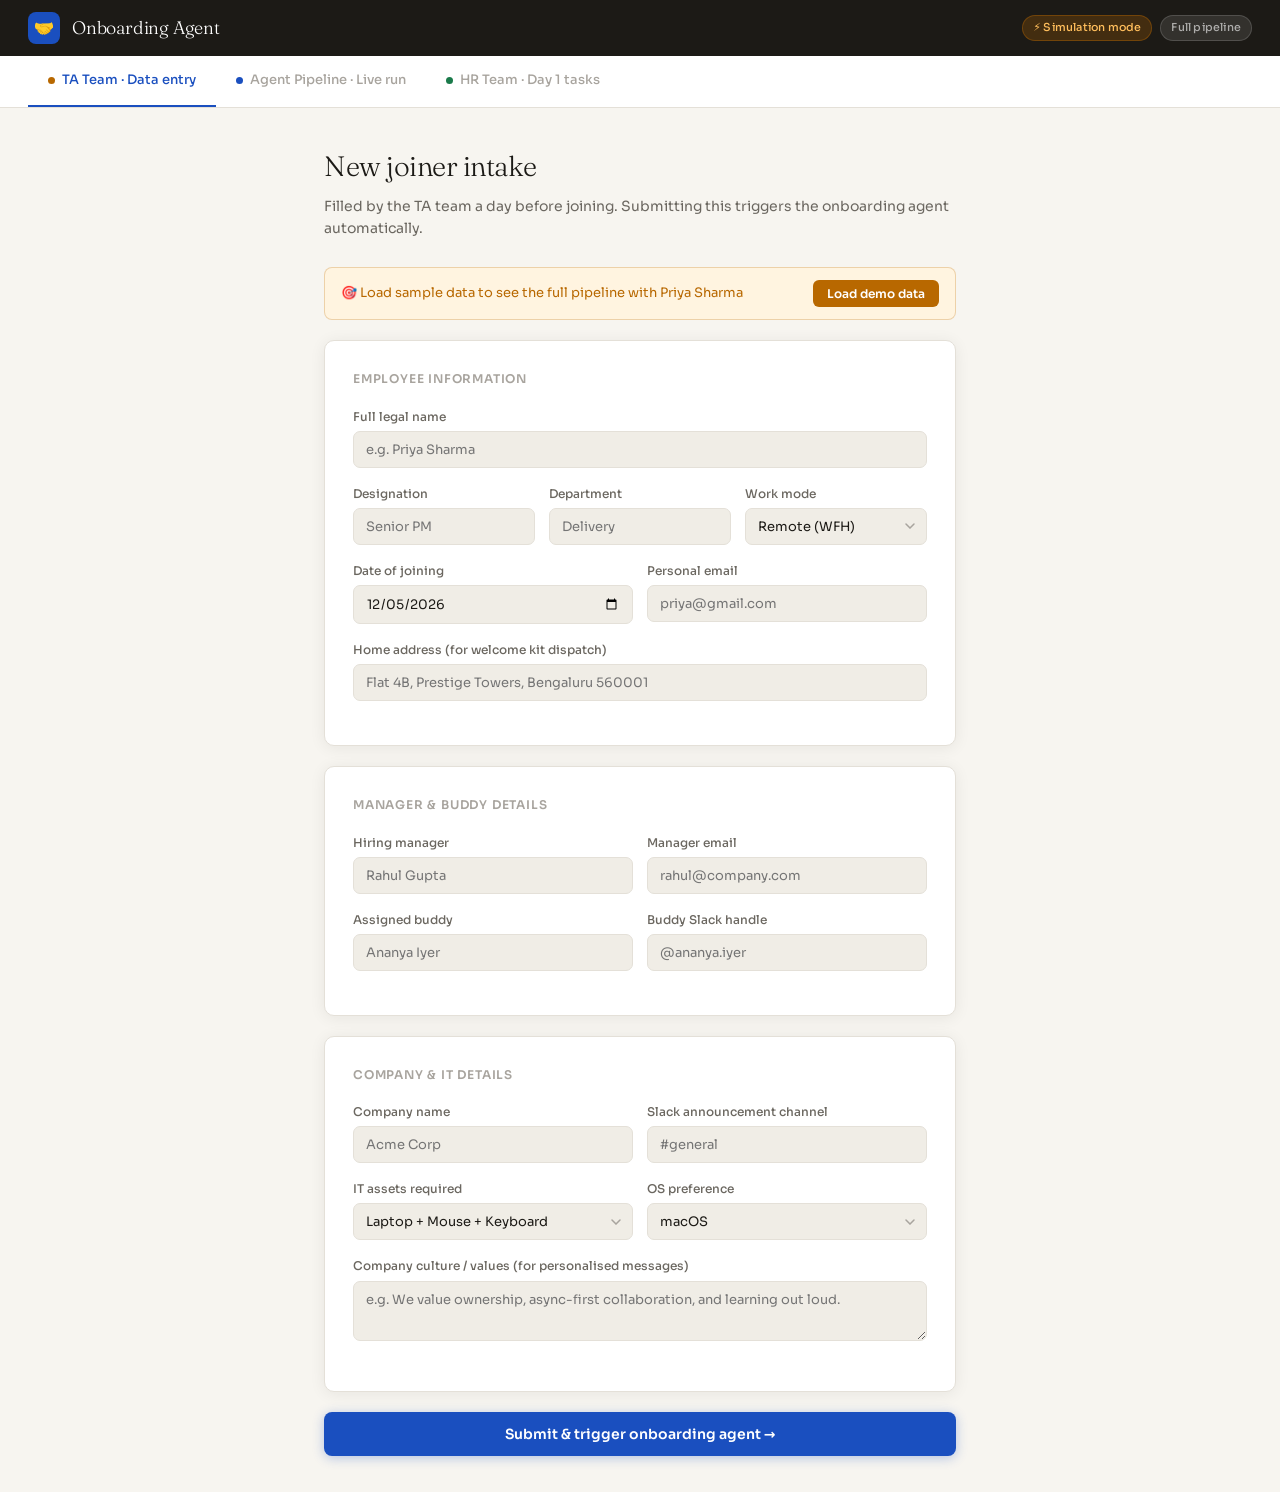
<file: index2.html>
<!DOCTYPE html>
<html lang="en">
<head>
<meta charset="UTF-8"/>
<meta name="viewport" content="width=device-width, initial-scale=1.0"/>
<title>Onboarding Agent</title>
<link rel="preconnect" href="https://fonts.googleapis.com"/>
<link href="https://fonts.googleapis.com/css2?family=Fraunces:ital,wght@0,300;0,500;1,300&family=Sora:wght@300;400;500;600&display=swap" rel="stylesheet"/>
<style>
:root {
  --bg: #F7F5F0;
  --ink: #1C1A16;
  --ink2: #6B6760;
  --ink3: #A8A49E;
  --surface: #FFFFFF;
  --surface2: #F0EDE6;
  --border: #E4E0D8;
  --border2: #D0CCBF;
  --accent: #1A4FBF;
  --accent-soft: #EBF0FF;
  --green: #1A7A4A;
  --green-soft: #E8F5EE;
  --amber: #B86800;
  --amber-soft: #FFF4E0;
  --red: #C0392B;
  --red-soft: #FEECEB;
  --purple: #5B2D8E;
  --purple-soft: #F0EAF9;
  --teal: #0D6E6E;
  --teal-soft: #E6F5F5;
  --r: 10px;
  --font: 'Sora', system-ui, sans-serif;
  --serif: 'Fraunces', Georgia, serif;
  --shadow: 0 2px 16px rgba(28,26,22,0.07);
  --shadow2: 0 4px 24px rgba(28,26,22,0.10);
}
*,*::before,*::after{box-sizing:border-box;margin:0;padding:0}
html{scroll-behavior:smooth}
body{background:var(--bg);color:var(--ink);font-family:var(--font);font-size:14px;line-height:1.6;min-height:100vh}

/* TOPBAR */
.topbar{background:var(--ink);color:#fff;height:56px;display:flex;align-items:center;justify-content:space-between;padding:0 28px;position:sticky;top:0;z-index:300}
.tb-left{display:flex;align-items:center;gap:12px}
.tb-logo{width:32px;height:32px;background:var(--accent);border-radius:8px;display:flex;align-items:center;justify-content:center;font-size:16px}
.tb-title{font-family:var(--serif);font-size:18px;font-weight:300;letter-spacing:-0.2px}
.tb-right{display:flex;align-items:center;gap:8px}
.chip{padding:3px 10px;border-radius:20px;font-size:11px;font-weight:500;letter-spacing:0.2px}
.chip-sim{background:rgba(184,104,0,0.25);color:#FFBE5C;border:1px solid rgba(184,104,0,0.4)}
.chip-phase{background:rgba(255,255,255,0.1);color:rgba(255,255,255,0.6);border:1px solid rgba(255,255,255,0.15)}

/* TAB BAR — role switcher */
.role-bar{background:var(--surface);border-bottom:1px solid var(--border);display:flex;align-items:center;gap:0;padding:0 28px;overflow-x:auto}
.role-tab{padding:14px 20px;font-size:13px;font-weight:500;color:var(--ink3);border-bottom:2px solid transparent;cursor:pointer;white-space:nowrap;transition:all 0.15s;display:flex;align-items:center;gap:7px}
.role-tab:hover{color:var(--ink2)}
.role-tab.active{color:var(--accent);border-bottom-color:var(--accent)}
.role-dot{width:7px;height:7px;border-radius:50%}

/* VIEWS */
.view{display:none;animation:fadeIn 0.2s ease}
.view.active{display:block}
@keyframes fadeIn{from{opacity:0;transform:translateY(4px)}to{opacity:1;transform:none}}

/* ── TA VIEW ── */
.ta-wrap{max-width:680px;margin:0 auto;padding:36px 24px}
.view-heading{font-family:var(--serif);font-size:28px;font-weight:300;color:var(--ink);letter-spacing:-0.5px;margin-bottom:6px}
.view-sub{color:var(--ink2);font-size:14px;margin-bottom:28px}

.form-card{background:var(--surface);border:1px solid var(--border);border-radius:var(--r);padding:28px;box-shadow:var(--shadow);margin-bottom:20px}
.fc-title{font-size:12px;font-weight:600;letter-spacing:0.8px;text-transform:uppercase;color:var(--ink3);margin-bottom:18px}
.field{margin-bottom:16px}
.field label{display:block;font-size:12px;font-weight:500;color:var(--ink2);margin-bottom:5px}
.field input,.field select,.field textarea{width:100%;background:var(--surface2);border:1.5px solid var(--border);border-radius:7px;padding:9px 12px;font-family:var(--font);font-size:13px;color:var(--ink);outline:none;transition:border-color 0.15s,background 0.15s}
.field input:focus,.field select:focus,.field textarea:focus{border-color:var(--accent);background:#fff}
.field textarea{resize:vertical;min-height:60px}
.field select{cursor:pointer;appearance:none;background-image:url("data:image/svg+xml,%3Csvg width='10' height='6' viewBox='0 0 10 6' xmlns='http://www.w3.org/2000/svg'%3E%3Cpath d='M1 1l4 4 4-4' stroke='%23A8A49E' stroke-width='1.5' fill='none' stroke-linecap='round'/%3E%3C/svg%3E");background-repeat:no-repeat;background-position:right 11px center;padding-right:30px}
.row2{display:grid;grid-template-columns:1fr 1fr;gap:14px}
.row3{display:grid;grid-template-columns:1fr 1fr 1fr;gap:14px}

.submit-btn{width:100%;padding:13px;background:var(--accent);color:#fff;border:none;border-radius:8px;font-family:var(--font);font-size:14px;font-weight:600;cursor:pointer;display:flex;align-items:center;justify-content:center;gap:8px;transition:opacity 0.15s,box-shadow 0.15s;box-shadow:0 2px 12px rgba(26,79,191,0.3)}
.submit-btn:hover{opacity:0.92;box-shadow:0 4px 20px rgba(26,79,191,0.4)}
.submit-btn:disabled{opacity:0.45;cursor:not-allowed;box-shadow:none}
.spin{width:14px;height:14px;border:2px solid rgba(255,255,255,0.3);border-top-color:#fff;border-radius:50%;animation:spin 0.7s linear infinite;display:none}
@keyframes spin{to{transform:rotate(360deg)}}

.demo-bar{background:var(--amber-soft);border:1px solid rgba(184,104,0,0.25);border-radius:8px;padding:12px 16px;display:flex;align-items:center;justify-content:space-between;gap:12px;margin-bottom:20px}
.demo-text{font-size:13px;color:var(--amber)}
.demo-btn{background:var(--amber);color:#fff;border:none;border-radius:6px;padding:6px 14px;font-size:12px;font-weight:600;cursor:pointer;font-family:var(--font)}
.demo-btn:hover{opacity:0.88}

/* success notice */
.ta-success{display:none;background:var(--green-soft);border:1px solid rgba(26,122,74,0.25);border-radius:10px;padding:20px 24px;margin-top:20px;text-align:center}
.ta-success-icon{font-size:32px;margin-bottom:8px}
.ta-success-title{font-family:var(--serif);font-size:20px;color:var(--green);margin-bottom:6px}
.ta-success-sub{font-size:13px;color:rgba(26,122,74,0.75)}
.switch-btn{margin-top:14px;display:inline-flex;align-items:center;gap:6px;padding:9px 18px;background:var(--green);color:#fff;border:none;border-radius:7px;font-family:var(--font);font-size:13px;font-weight:600;cursor:pointer}
.switch-btn:hover{opacity:0.88}

/* ── AGENT PIPELINE VIEW ── */
.pipeline-wrap{display:grid;grid-template-columns:260px 1fr;height:calc(100vh - 102px);overflow:hidden}

/* Day sidebar */
.day-nav{background:var(--surface);border-right:1px solid var(--border);overflow-y:auto;padding:20px 0}
.day-nav::-webkit-scrollbar{width:3px}
.day-nav::-webkit-scrollbar-thumb{background:var(--border2);border-radius:2px}
.day-section{padding:0 16px;margin-bottom:6px}
.day-label{font-size:10px;font-weight:600;letter-spacing:0.9px;text-transform:uppercase;color:var(--ink3);padding:8px 4px 6px}
.day-item{display:flex;align-items:center;gap:10px;padding:9px 12px;border-radius:8px;cursor:pointer;transition:background 0.12s;margin-bottom:2px}
.day-item:hover{background:var(--surface2)}
.day-item.active{background:var(--accent-soft)}
.day-item-dot{width:8px;height:8px;border-radius:50%;background:var(--border2);flex-shrink:0;transition:all 0.2s}
.day-item.active .day-item-dot{background:var(--accent)}
.day-item.done .day-item-dot{background:var(--green)}
.day-item.running .day-item-dot{background:var(--accent);animation:dotpulse 1s ease infinite}
@keyframes dotpulse{0%,100%{opacity:0.4;transform:scale(0.8)}50%{opacity:1;transform:scale(1)}}
.day-item-info{}
.day-item-title{font-size:13px;font-weight:500;color:var(--ink2);line-height:1.3}
.day-item.active .day-item-title{color:var(--accent)}
.day-item.done .day-item-title{color:var(--green)}
.day-item-sub{font-size:11px;color:var(--ink3)}
.day-item-badge{margin-left:auto;font-size:10px;font-weight:600;padding:2px 7px;border-radius:10px;flex-shrink:0}
.badge-done{background:var(--green-soft);color:var(--green)}
.badge-running{background:var(--accent-soft);color:var(--accent)}
.badge-pending{background:var(--surface2);color:var(--ink3)}

/* Main pipeline area */
.pipeline-main{overflow-y:auto;padding:24px 28px}
.pipeline-main::-webkit-scrollbar{width:4px}
.pipeline-main::-webkit-scrollbar-thumb{background:var(--border2);border-radius:2px}

/* Joiner profile card */
.profile-card{background:var(--surface);border:1px solid var(--border);border-radius:var(--r);padding:20px 22px;margin-bottom:20px;display:flex;align-items:center;justify-content:space-between;flex-wrap:wrap;gap:16px;box-shadow:var(--shadow)}
.profile-left{display:flex;align-items:center;gap:14px}
.profile-avatar{width:44px;height:44px;border-radius:50%;background:var(--accent-soft);display:flex;align-items:center;justify-content:center;font-family:var(--serif);font-size:18px;color:var(--accent);font-weight:300;flex-shrink:0}
.profile-name{font-family:var(--serif);font-size:18px;font-weight:300;color:var(--ink);letter-spacing:-0.2px}
.profile-role{font-size:12px;color:var(--ink2);margin-top:2px}
.profile-tags{display:flex;flex-wrap:wrap;gap:6px}
.ptag{padding:3px 10px;border-radius:12px;font-size:11px;font-weight:500}
.ptag-blue{background:var(--accent-soft);color:var(--accent)}
.ptag-green{background:var(--green-soft);color:var(--green)}
.ptag-amber{background:var(--amber-soft);color:var(--amber)}

/* Section header */
.section-title{font-family:var(--serif);font-size:20px;font-weight:300;color:var(--ink);letter-spacing:-0.3px;margin-bottom:4px}
.section-sub{font-size:12px;color:var(--ink3);margin-bottom:18px}

/* Task cards */
.task-list{display:flex;flex-direction:column;gap:12px;margin-bottom:28px}
.task-card{background:var(--surface);border:1.5px solid var(--border);border-radius:var(--r);overflow:hidden;box-shadow:var(--shadow);transition:border-color 0.2s,box-shadow 0.2s}
.task-card.tc-running{border-color:var(--accent);box-shadow:0 0 0 3px var(--accent-soft)}
.task-card.tc-done{border-color:rgba(26,122,74,0.3)}
.task-card.tc-error{border-color:rgba(192,57,43,0.3)}

.tc-header{padding:12px 16px;display:flex;align-items:center;justify-content:space-between;border-bottom:1px solid var(--border);background:var(--surface2)}
.tc-header-left{display:flex;align-items:center;gap:10px}
.tc-icon{width:32px;height:32px;border-radius:8px;display:flex;align-items:center;justify-content:center;font-size:16px;flex-shrink:0}
.icon-email{background:var(--accent-soft)}
.icon-slack{background:var(--purple-soft)}
.icon-it{background:var(--amber-soft)}
.icon-admin{background:var(--teal-soft)}
.icon-hr{background:var(--green-soft)}
.icon-doc{background:var(--surface2);border:1px solid var(--border)}
.tc-name{font-size:13px;font-weight:600;color:var(--ink)}
.tc-channel{font-size:11px;color:var(--ink3);margin-top:1px}
.tc-status{display:flex;align-items:center;gap:6px;font-size:12px;font-weight:500}
.tcs-dot{width:6px;height:6px;border-radius:50%;background:var(--ink3)}
.tcs-dot.running{background:var(--accent);animation:dotpulse 1s ease infinite}
.tcs-dot.done{background:var(--green)}
.tcs-dot.error{background:var(--red)}
.tcs-label{color:var(--ink3)}
.tcs-label.running{color:var(--accent)}
.tcs-label.done{color:var(--green)}

.tc-body{padding:16px}
.tc-skeleton{display:flex;flex-direction:column;gap:7px}
.skel{height:11px;background:var(--surface2);border-radius:4px;animation:shimmer 1.4s ease-in-out infinite}
@keyframes shimmer{0%,100%{opacity:0.5}50%{opacity:1}}
.tc-meta{display:flex;flex-direction:column;gap:3px;margin-bottom:12px;padding-bottom:12px;border-bottom:1px solid var(--border)}
.meta-row{display:flex;gap:8px;font-size:12px}
.meta-k{color:var(--ink3);min-width:52px;flex-shrink:0}
.meta-v{color:var(--ink2)}
.msg-subject{font-size:14px;font-weight:600;color:var(--ink);margin-bottom:8px}
.msg-body{font-size:13px;line-height:1.75;color:var(--ink2);white-space:pre-wrap}
.tc-footer{padding:10px 16px;border-top:1px solid var(--border);background:var(--surface2);display:flex;align-items:center;justify-content:space-between}
.tf-sent{display:flex;align-items:center;gap:6px;font-size:12px;color:var(--green);font-weight:500}
.tf-info{font-size:11px;color:var(--ink3)}
.copy-btn{padding:4px 10px;border-radius:5px;font-size:11px;font-weight:500;border:1px solid var(--border2);background:transparent;color:var(--ink2);cursor:pointer;font-family:var(--font);transition:all 0.12s}
.copy-btn:hover{border-color:var(--accent);color:var(--accent)}

/* Non-AI task card (IT, Admin, HR notify) */
.tc-action-body{padding:14px 16px;display:flex;align-items:flex-start;gap:12px}
.tc-action-icon{font-size:22px;flex-shrink:0}
.tc-action-text{font-size:13px;color:var(--ink2);line-height:1.6}
.tc-action-text strong{color:var(--ink)}
.tc-checklist{display:flex;flex-direction:column;gap:6px;margin-top:8px}
.check-item{display:flex;align-items:center;gap:8px;font-size:12px;color:var(--ink2);padding:6px 10px;background:var(--surface2);border-radius:6px}
.check-item .ci-icon{flex-shrink:0}

/* Day divider */
.day-divider{display:flex;align-items:center;gap:12px;margin:28px 0 18px}
.dd-line{flex:1;height:1px;background:var(--border)}
.dd-label{font-size:12px;font-weight:600;letter-spacing:0.5px;text-transform:uppercase;color:var(--ink3);white-space:nowrap;padding:4px 12px;background:var(--surface);border:1px solid var(--border);border-radius:20px}

/* Overall progress bar */
.progress-bar-wrap{background:var(--surface);border:1px solid var(--border);border-radius:var(--r);padding:16px 20px;margin-bottom:20px;box-shadow:var(--shadow)}
.pb-top{display:flex;align-items:center;justify-content:space-between;margin-bottom:10px}
.pb-label{font-size:13px;font-weight:500;color:var(--ink)}
.pb-pct{font-size:13px;font-weight:600;color:var(--accent)}
.pb-track{height:6px;background:var(--surface2);border-radius:3px;overflow:hidden}
.pb-fill{height:100%;background:var(--accent);border-radius:3px;transition:width 0.5s ease;width:0%}
.pb-steps{display:flex;gap:16px;margin-top:10px;flex-wrap:wrap}
.pb-step{font-size:11px;color:var(--ink3);display:flex;align-items:center;gap:4px}
.pb-step.done{color:var(--green)}
.pb-step.active{color:var(--accent)}

/* Final success */
.final-success{background:var(--green-soft);border:1px solid rgba(26,122,74,0.2);border-radius:var(--r);padding:24px;text-align:center;margin-top:20px;display:none}
.fs-title{font-family:var(--serif);font-size:24px;font-weight:300;color:var(--green);margin:8px 0 6px}
.fs-sub{font-size:13px;color:rgba(26,122,74,0.75);margin-bottom:16px}
.fs-next-btn{display:inline-flex;align-items:center;gap:6px;padding:10px 22px;background:var(--green);color:#fff;border:none;border-radius:8px;font-family:var(--font);font-size:13px;font-weight:600;cursor:pointer}
.fs-next-btn:hover{opacity:0.88}

/* idle pipeline */
.pipeline-idle{display:flex;flex-direction:column;align-items:center;justify-content:center;min-height:400px;text-align:center;gap:12px}
.pi-icon{font-size:48px;opacity:0.2}
.pi-title{font-family:var(--serif);font-size:22px;color:var(--ink2)}
.pi-sub{font-size:13px;color:var(--ink3);max-width:320px;line-height:1.7}

/* HR View */
.hr-wrap{max-width:780px;margin:0 auto;padding:36px 24px}
.hr-notice{background:var(--accent-soft);border:1px solid rgba(26,79,191,0.2);border-radius:10px;padding:18px 22px;margin-bottom:24px;display:flex;align-items:flex-start;gap:14px}
.hr-notice-icon{font-size:24px;flex-shrink:0}
.hr-notice-title{font-size:14px;font-weight:600;color:var(--accent);margin-bottom:3px}
.hr-notice-sub{font-size:13px;color:rgba(26,79,191,0.75);line-height:1.6}
.hr-tasks-grid{display:grid;grid-template-columns:1fr 1fr;gap:14px;margin-bottom:24px}
.hr-task-card{background:var(--surface);border:1px solid var(--border);border-radius:var(--r);padding:18px;box-shadow:var(--shadow)}
.hr-tc-top{display:flex;align-items:center;justify-content:space-between;margin-bottom:10px}
.hr-tc-icon{font-size:22px}
.hr-tc-status{font-size:11px;font-weight:600;padding:2px 8px;border-radius:10px}
.hts-agent{background:var(--green-soft);color:var(--green)}
.hts-hr{background:var(--amber-soft);color:var(--amber)}
.hts-pending{background:var(--surface2);color:var(--ink3)}
.hr-tc-title{font-size:13px;font-weight:600;color:var(--ink);margin-bottom:4px}
.hr-tc-desc{font-size:12px;color:var(--ink2);line-height:1.5}
.hr-action-btn{margin-top:12px;width:100%;padding:7px;background:var(--accent);color:#fff;border:none;border-radius:6px;font-family:var(--font);font-size:12px;font-weight:600;cursor:pointer}
.hr-action-btn:hover{opacity:0.88}
.hr-action-btn.done-btn{background:var(--surface2);color:var(--green);border:1px solid rgba(26,122,74,0.3);cursor:default}

@media(max-width:800px){
  .pipeline-wrap{grid-template-columns:1fr}
  .day-nav{display:none}
  .hr-tasks-grid{grid-template-columns:1fr}
  .row2,.row3{grid-template-columns:1fr}
}
</style>
</head>
<body>

<div class="topbar">
  <div class="tb-left">
    <div class="tb-logo">🤝</div>
    <span class="tb-title">Onboarding Agent</span>
  </div>
  <div class="tb-right">
    <span class="chip chip-sim">⚡ Simulation mode</span>
    <span class="chip chip-phase">Full pipeline</span>
  </div>
</div>

<!-- Role tabs -->
<div class="role-bar">
  <div class="role-tab active" id="tab-ta" onclick="switchView('ta')">
    <div class="role-dot" style="background:#B86800"></div>
    TA Team · Data entry
  </div>
  <div class="role-tab" id="tab-agent" onclick="switchView('agent')">
    <div class="role-dot" style="background:#1A4FBF"></div>
    Agent Pipeline · Live run
  </div>
  <div class="role-tab" id="tab-hr" onclick="switchView('hr')">
    <div class="role-dot" style="background:#1A7A4A"></div>
    HR Team · Day 1 tasks
  </div>
</div>

<!-- ══════════════════════════════════════════ -->
<!-- VIEW 1: TA TEAM                           -->
<!-- ══════════════════════════════════════════ -->
<div class="view active" id="view-ta">
<div class="ta-wrap">
  <div class="view-heading">New joiner intake</div>
  <div class="view-sub">Filled by the TA team a day before joining. Submitting this triggers the onboarding agent automatically.</div>

  <div class="demo-bar">
    <span class="demo-text">🎯 Load sample data to see the full pipeline with Priya Sharma</span>
    <button class="demo-btn" onclick="prefill()">Load demo data</button>
  </div>

  <div class="form-card">
    <div class="fc-title">Employee information</div>
    <div class="field"><label>Full legal name</label><input id="f-name" placeholder="e.g. Priya Sharma"/></div>
    <div class="row3">
      <div class="field"><label>Designation</label><input id="f-role" placeholder="Senior PM"/></div>
      <div class="field"><label>Department</label><input id="f-dept" placeholder="Delivery"/></div>
      <div class="field"><label>Work mode</label>
        <select id="f-mode">
          <option>Remote (WFH)</option>
          <option>Hybrid (2 days/week)</option>
          <option>On-site</option>
        </select>
      </div>
    </div>
    <div class="row2">
      <div class="field"><label>Date of joining</label><input type="date" id="f-doj"/></div>
      <div class="field"><label>Personal email</label><input id="f-email" placeholder="priya@gmail.com"/></div>
    </div>
    <div class="field"><label>Home address (for welcome kit dispatch)</label><input id="f-address" placeholder="Flat 4B, Prestige Towers, Bengaluru 560001"/></div>
  </div>

  <div class="form-card">
    <div class="fc-title">Manager & buddy details</div>
    <div class="row2">
      <div class="field"><label>Hiring manager</label><input id="f-mgr" placeholder="Rahul Gupta"/></div>
      <div class="field"><label>Manager email</label><input id="f-mgr-email" placeholder="rahul@company.com"/></div>
    </div>
    <div class="row2">
      <div class="field"><label>Assigned buddy</label><input id="f-buddy" placeholder="Ananya Iyer"/></div>
      <div class="field"><label>Buddy Slack handle</label><input id="f-buddyid" placeholder="@ananya.iyer"/></div>
    </div>
  </div>

  <div class="form-card">
    <div class="fc-title">Company & IT details</div>
    <div class="row2">
      <div class="field"><label>Company name</label><input id="f-company" placeholder="Acme Corp"/></div>
      <div class="field"><label>Slack announcement channel</label><input id="f-channel" placeholder="#general"/></div>
    </div>
    <div class="row2">
      <div class="field"><label>IT assets required</label>
        <select id="f-assets">
          <option>Laptop + Mouse + Keyboard</option>
          <option>Laptop only</option>
          <option>Laptop + Monitor + Peripherals</option>
          <option>Custom (see notes)</option>
        </select>
      </div>
      <div class="field"><label>OS preference</label>
        <select id="f-os">
          <option>macOS</option>
          <option>Windows</option>
          <option>Linux</option>
        </select>
      </div>
    </div>
    <div class="field"><label>Company culture / values (for personalised messages)</label>
      <textarea id="f-culture" placeholder="e.g. We value ownership, async-first collaboration, and learning out loud."></textarea>
    </div>
  </div>

  <button class="submit-btn" id="ta-submit" onclick="submitTA()">
    <div class="spin" id="ta-spin"></div>
    <span id="ta-label">Submit & trigger onboarding agent →</span>
  </button>

  <div class="ta-success" id="ta-success">
    <div class="ta-success-icon">✅</div>
    <div class="ta-success-title">Onboarding agent triggered!</div>
    <div class="ta-success-sub">The agent has picked up <strong id="success-name"></strong>'s record and is now running the full pipeline automatically. HR has been notified.</div>
    <button class="switch-btn" onclick="switchView('agent')">Watch the pipeline run →</button>
  </div>
</div>
</div>

<!-- ══════════════════════════════════════════ -->
<!-- VIEW 2: AGENT PIPELINE                    -->
<!-- ══════════════════════════════════════════ -->
<div class="view" id="view-agent">
<div class="pipeline-wrap">

  <!-- Day nav sidebar -->
  <div class="day-nav">
    <div class="day-section">
      <div class="day-label">Day −1</div>
      <div class="day-item" id="nav-it" onclick="scrollTo('sec-dayminus1')">
        <div class="day-item-dot"></div>
        <div class="day-item-info">
          <div class="day-item-title">IT requisition</div>
          <div class="day-item-sub">Assets & access</div>
        </div>
        <span class="day-item-badge badge-pending" id="nbadge-it">—</span>
      </div>
      <div class="day-item" id="nav-admin" onclick="scrollTo('sec-dayminus1')">
        <div class="day-item-dot"></div>
        <div class="day-item-info">
          <div class="day-item-title">Admin dispatch</div>
          <div class="day-item-sub">Welcome kit</div>
        </div>
        <span class="day-item-badge badge-pending" id="nbadge-admin">—</span>
      </div>
      <div class="day-item" id="nav-welcome" onclick="scrollTo('sec-dayminus1')">
        <div class="day-item-dot"></div>
        <div class="day-item-info">
          <div class="day-item-title">Welcome email</div>
          <div class="day-item-sub">To joiner inbox</div>
        </div>
        <span class="day-item-badge badge-pending" id="nbadge-welcome">—</span>
      </div>
    </div>
    <div class="day-section">
      <div class="day-label">Day 0</div>
      <div class="day-item" id="nav-accounts" onclick="scrollTo('sec-day0')">
        <div class="day-item-dot"></div>
        <div class="day-item-info">
          <div class="day-item-title">System access</div>
          <div class="day-item-sub">M365, Slack, Drive</div>
        </div>
        <span class="day-item-badge badge-pending" id="nbadge-accounts">—</span>
      </div>
      <div class="day-item" id="nav-buddy" onclick="scrollTo('sec-day0')">
        <div class="day-item-dot"></div>
        <div class="day-item-info">
          <div class="day-item-title">Buddy intro</div>
          <div class="day-item-sub">Slack DM</div>
        </div>
        <span class="day-item-badge badge-pending" id="nbadge-buddy">—</span>
      </div>
      <div class="day-item" id="nav-org" onclick="scrollTo('sec-day0')">
        <div class="day-item-dot"></div>
        <div class="day-item-info">
          <div class="day-item-title">Org announcement</div>
          <div class="day-item-sub">Slack channel</div>
        </div>
        <span class="day-item-badge badge-pending" id="nbadge-org">—</span>
      </div>
    </div>
    <div class="day-section">
      <div class="day-label">Day 1</div>
      <div class="day-item" id="nav-doccollect" onclick="scrollTo('sec-day1')">
        <div class="day-item-dot"></div>
        <div class="day-item-info">
          <div class="day-item-title">Doc collection</div>
          <div class="day-item-sub">Email to joiner</div>
        </div>
        <span class="day-item-badge badge-pending" id="nbadge-doccollect">—</span>
      </div>
      <div class="day-item" id="nav-apptletter" onclick="scrollTo('sec-day1')">
        <div class="day-item-dot"></div>
        <div class="day-item-info">
          <div class="day-item-title">Appointment letter</div>
          <div class="day-item-sub">Auto-generated</div>
        </div>
        <span class="day-item-badge badge-pending" id="nbadge-apptletter">—</span>
      </div>
      <div class="day-item" id="nav-ld" onclick="scrollTo('sec-day1')">
        <div class="day-item-dot"></div>
        <div class="day-item-info">
          <div class="day-item-title">L&D schedule</div>
          <div class="day-item-sub">Calendar invites</div>
        </div>
        <span class="day-item-badge badge-pending" id="nbadge-ld">—</span>
      </div>
    </div>
    <div class="day-section">
      <div class="day-label">Day 2–3</div>
      <div class="day-item" id="nav-hrms" onclick="scrollTo('sec-day23')">
        <div class="day-item-dot"></div>
        <div class="day-item-info">
          <div class="day-item-title">HRMS update</div>
          <div class="day-item-sub">Employee record</div>
        </div>
        <span class="day-item-badge badge-pending" id="nbadge-hrms">—</span>
      </div>
      <div class="day-item" id="nav-handoff" onclick="scrollTo('sec-day23')">
        <div class="day-item-dot"></div>
        <div class="day-item-info">
          <div class="day-item-title">Manager handoff</div>
          <div class="day-item-sub">Project assignment</div>
        </div>
        <span class="day-item-badge badge-pending" id="nbadge-handoff">—</span>
      </div>
    </div>
  </div>

  <!-- Pipeline main -->
  <div class="pipeline-main" id="pipeline-main">

    <div class="pipeline-idle" id="pipeline-idle">
      <div class="pi-icon">🤖</div>
      <div class="pi-title">Agent standing by</div>
      <div class="pi-sub">Go to the TA Team tab, fill in (or load demo) joiner details, and submit. The agent will run automatically here.</div>
    </div>

    <div id="pipeline-content" style="display:none">
      <!-- Joiner profile -->
      <div class="profile-card" id="profile-card"></div>

      <!-- Progress bar -->
      <div class="progress-bar-wrap">
        <div class="pb-top">
          <span class="pb-label">Onboarding progress</span>
          <span class="pb-pct" id="pb-pct">0%</span>
        </div>
        <div class="pb-track"><div class="pb-fill" id="pb-fill"></div></div>
        <div class="pb-steps" id="pb-steps"></div>
      </div>

      <!-- Day -1 -->
      <div class="day-divider" id="sec-dayminus1">
        <div class="dd-line"></div>
        <div class="dd-label">Day −1 · Pre-joining setup</div>
        <div class="dd-line"></div>
      </div>
      <div class="task-list" id="tasks-dayminus1"></div>

      <!-- Day 0 -->
      <div class="day-divider" id="sec-day0">
        <div class="dd-line"></div>
        <div class="dd-label">Day 0 · Access & announcements</div>
        <div class="dd-line"></div>
      </div>
      <div class="task-list" id="tasks-day0"></div>

      <!-- Day 1 -->
      <div class="day-divider" id="sec-day1">
        <div class="dd-line"></div>
        <div class="dd-label">Day 1 · Documentation & onboarding</div>
        <div class="dd-line"></div>
      </div>
      <div class="task-list" id="tasks-day1"></div>

      <!-- Day 2-3 -->
      <div class="day-divider" id="sec-day23">
        <div class="dd-line"></div>
        <div class="dd-label">Day 2–3 · Close & handoff</div>
        <div class="dd-line"></div>
      </div>
      <div class="task-list" id="tasks-day23"></div>

      <div class="final-success" id="final-success">
        <div style="font-size:36px">🎉</div>
        <div class="fs-title">Onboarding complete</div>
        <div class="fs-sub" id="fs-sub"></div>
        <button class="fs-next-btn" onclick="switchView('hr')">View HR Day 1 checklist →</button>
      </div>
    </div>
  </div>
</div>
</div>

<!-- ══════════════════════════════════════════ -->
<!-- VIEW 3: HR TEAM                           -->
<!-- ══════════════════════════════════════════ -->
<div class="view" id="view-hr">
<div class="hr-wrap">
  <div class="view-heading">HR team · Day 1 dashboard</div>
  <div class="view-sub">These are the tasks the HR team handles directly. Everything else has already been completed by the agent.</div>

  <div class="hr-notice" id="hr-notice">
    <div class="hr-notice-icon">ℹ️</div>
    <div>
      <div class="hr-notice-title">Waiting for TA submission</div>
      <div class="hr-notice-sub">Once TA submits the joiner details and the pipeline runs, this dashboard will populate with the Day 1 HR checklist for that employee.</div>
    </div>
  </div>

  <div id="hr-content" style="display:none">
    <div class="hr-notice" id="hr-agent-notice">
      <div class="hr-notice-icon">🤖</div>
      <div>
        <div class="hr-notice-title" id="hr-notice-title">Agent has completed pre-work for Priya Sharma</div>
        <div class="hr-notice-sub">Welcome email sent ✓ · IT requisition raised ✓ · Welcome kit dispatched ✓ · Buddy notified ✓ · Org announcement posted ✓ · Appointment letter issued ✓ · L&D schedule sent ✓</div>
      </div>
    </div>

    <div class="hr-tasks-grid" id="hr-tasks-grid"></div>
  </div>
</div>
</div>

<script>
// ── State ──
let joiner = null;
let pipelineRunning = false;
const sleep = ms => new Promise(r => setTimeout(r, ms));

// ── View switching ──
function switchView(v) {
  ['ta','agent','hr'].forEach(id => {
    document.getElementById('view-' + id).classList.toggle('active', id === v);
    document.getElementById('tab-' + id).classList.toggle('active', id === v);
  });
}

function scrollTo(id) {
  document.getElementById(id)?.scrollIntoView({ behavior: 'smooth', block: 'start' });
}

// ── Prefill ──
function prefill() {
  const tom = new Date(); tom.setDate(tom.getDate() + 1);
  document.getElementById('f-name').value = 'Priya Sharma';
  document.getElementById('f-role').value = 'Senior Product Manager';
  document.getElementById('f-dept').value = 'Delivery';
  document.getElementById('f-mode').value = 'Remote (WFH)';
  document.getElementById('f-doj').value = tom.toISOString().split('T')[0];
  document.getElementById('f-email').value = 'priya.sharma.personal@gmail.com';
  document.getElementById('f-address').value = 'Flat 4B, Prestige Towers, Whitefield, Bengaluru 560066';
  document.getElementById('f-mgr').value = 'Rahul Gupta';
  document.getElementById('f-mgr-email').value = 'rahul.gupta@acmecorp.com';
  document.getElementById('f-buddy').value = 'Ananya Iyer';
  document.getElementById('f-buddyid').value = '@ananya.iyer';
  document.getElementById('f-company').value = 'Acme Corp';
  document.getElementById('f-channel').value = '#general';
  document.getElementById('f-assets').value = 'Laptop + Mouse + Keyboard';
  document.getElementById('f-os').value = 'macOS';
  document.getElementById('f-culture').value = 'We value ownership, async-first collaboration, and learning out loud. Every voice matters.';
}

function fmtDate(d) {
  if (!d) return 'soon';
  const dt = new Date(d + 'T00:00:00');
  return dt.toLocaleDateString('en-IN', { weekday: 'long', day: 'numeric', month: 'long', year: 'numeric' });
}

function nowTime() {
  return new Date().toLocaleTimeString('en-IN', { hour: '2-digit', minute: '2-digit', second: '2-digit' });
}

function initials(name) {
  return name.split(' ').map(w => w[0]).join('').slice(0, 2).toUpperCase();
}

// ── TA Submit ──
async function submitTA() {
  const name = document.getElementById('f-name').value.trim();
  const role = document.getElementById('f-role').value.trim();
  if (!name || !role) { alert('Please fill in at least name and role.'); return; }

  joiner = {
    name, role,
    dept: document.getElementById('f-dept').value.trim(),
    mode: document.getElementById('f-mode').value,
    doj: document.getElementById('f-doj').value,
    dojFmt: fmtDate(document.getElementById('f-doj').value),
    email: document.getElementById('f-email').value.trim(),
    address: document.getElementById('f-address').value.trim(),
    mgr: document.getElementById('f-mgr').value.trim(),
    mgrEmail: document.getElementById('f-mgr-email').value.trim(),
    buddy: document.getElementById('f-buddy').value.trim(),
    buddyId: document.getElementById('f-buddyid').value.trim(),
    company: document.getElementById('f-company').value.trim() || 'the company',
    channel: document.getElementById('f-channel').value.trim() || '#general',
    assets: document.getElementById('f-assets').value,
    os: document.getElementById('f-os').value,
    culture: document.getElementById('f-culture').value.trim(),
    firstName: name.split(' ')[0]
  };

  const btn = document.getElementById('ta-submit');
  btn.disabled = true;
  document.getElementById('ta-spin').style.display = 'block';
  document.getElementById('ta-label').textContent = 'Triggering agent…';

  await sleep(1200);

  document.getElementById('ta-spin').style.display = 'none';
  document.getElementById('ta-label').textContent = 'Submitted!';
  document.getElementById('success-name').textContent = name;
  document.getElementById('ta-success').style.display = 'block';

  // Prep pipeline in background
  prepPipeline();
}

// ── Pipeline task helpers ──
let taskCount = 0;
let doneCount = 0;

function makeTaskCard(id, sectionId, iconEmoji, iconClass, name, channel, meta, isAI = true) {
  taskCount++;
  const section = document.getElementById('tasks-' + sectionId);
  const card = document.createElement('div');
  card.className = 'task-card';
  card.id = 'tc-' + id;
  let metaHTML = meta.map(m => `<div class="meta-row"><span class="meta-k">${m.k}</span><span class="meta-v">${m.v}</span></div>`).join('');
  card.innerHTML = `
    <div class="tc-header">
      <div class="tc-header-left">
        <div class="tc-icon ${iconClass}">${iconEmoji}</div>
        <div>
          <div class="tc-name">${name}</div>
          <div class="tc-channel">${channel}</div>
        </div>
      </div>
      <div class="tc-status">
        <div class="tcs-dot" id="dot-${id}"></div>
        <span class="tcs-label" id="stlbl-${id}">Queued</span>
      </div>
    </div>
    <div class="tc-body" id="tcb-${id}">
      ${isAI ? `<div class="tc-skeleton"><div class="skel" style="width:55%"></div><div class="skel" style="width:88%"></div><div class="skel" style="width:70%"></div></div>` : ''}
      ${!isAI ? `<div class="tc-meta">${metaHTML}</div>` : ''}
    </div>`;
  section.appendChild(card);
  return card;
}

function setRunning(id) {
  const c = document.getElementById('tc-' + id);
  if (c) c.className = 'task-card tc-running';
  const d = document.getElementById('dot-' + id);
  if (d) { d.className = 'tcs-dot running'; }
  const l = document.getElementById('stlbl-' + id);
  if (l) { l.textContent = 'Running…'; l.className = 'tcs-label running'; }
}

function setDone(id, subject, body, meta, channel, dest) {
  doneCount++;
  updateProgress();
  const c = document.getElementById('tc-' + id);
  if (c) c.className = 'task-card tc-done';
  const d = document.getElementById('dot-' + id);
  if (d) d.className = 'tcs-dot done';
  const l = document.getElementById('stlbl-' + id);
  if (l) { l.textContent = 'Delivered · ' + nowTime(); l.className = 'tcs-label done'; }
  const b = document.getElementById('tcb-' + id);
  if (b) {
    let metaHTML = (meta || []).map(m => `<div class="meta-row"><span class="meta-k">${m.k}</span><span class="meta-v">${m.v}</span></div>`).join('');
    let html = '';
    if (metaHTML) html += `<div class="tc-meta">${metaHTML}</div>`;
    if (subject) html += `<div class="msg-subject">${subject}</div>`;
    if (body) html += `<div class="msg-body" id="msgb-${id}">${body}</div>`;
    b.innerHTML = html;
    c.innerHTML += `<div class="tc-footer"><div class="tf-sent">✓ Delivered via ${channel} → ${dest}</div>${body ? `<button class="copy-btn" onclick="copyMsg('${id}')">Copy</button>` : ''}</div>`;
  }
  // update nav badge
  const nb = document.getElementById('nbadge-' + id);
  if (nb) { nb.textContent = '✓'; nb.className = 'day-item-badge badge-done'; }
}

function setActionDone(id, lines, channel, dest) {
  doneCount++;
  updateProgress();
  const c = document.getElementById('tc-' + id);
  if (c) c.className = 'task-card tc-done';
  const d = document.getElementById('dot-' + id);
  if (d) d.className = 'tcs-dot done';
  const l = document.getElementById('stlbl-' + id);
  if (l) { l.textContent = 'Dispatched · ' + nowTime(); l.className = 'tcs-label done'; }
  const b = document.getElementById('tcb-' + id);
  if (b) {
    let html = `<div class="tc-action-body"><div class="tc-action-icon">✅</div><div class="tc-action-text"><strong>Completed by agent</strong> — ${channel} → ${dest}<div class="tc-checklist">`;
    lines.forEach(l => { html += `<div class="check-item"><span class="ci-icon">✓</span>${l}</div>`; });
    html += '</div></div></div>';
    b.innerHTML = html;
    c.innerHTML += `<div class="tc-footer"><div class="tf-sent">✓ ${channel}</div><div class="tf-info">${nowTime()}</div></div>`;
  }
  const nb = document.getElementById('nbadge-' + id);
  if (nb) { nb.textContent = '✓'; nb.className = 'day-item-badge badge-done'; }
}

function updateProgress() {
  const pct = Math.round((doneCount / taskCount) * 100);
  document.getElementById('pb-fill').style.width = pct + '%';
  document.getElementById('pb-pct').textContent = pct + '%';
}

function copyMsg(id) {
  const el = document.getElementById('msgb-' + id);
  if (el) navigator.clipboard.writeText(el.innerText);
}

// ── Claude API ──
async function callClaude(system, user) {
  try {
    const resp = await fetch('https://api.anthropic.com/v1/messages', {
      method: 'POST',
      headers: { 'Content-Type': 'application/json' },
      body: JSON.stringify({
        model: 'claude-sonnet-4-20250514',
        max_tokens: 1000,
        system,
        messages: [{ role: 'user', content: user }]
      })
    });
    const data = await resp.json();
    return data.content?.[0]?.text?.trim() || '';
  } catch(e) { return '[Could not generate — API error]'; }
}

// ── Prepare pipeline UI ──
function prepPipeline() {
  if (!joiner) return;
  document.getElementById('pipeline-idle').style.display = 'none';
  document.getElementById('pipeline-content').style.display = 'block';

  // Profile card
  document.getElementById('profile-card').innerHTML = `
    <div class="profile-left">
      <div class="profile-avatar">${initials(joiner.name)}</div>
      <div>
        <div class="profile-name">${joiner.name}</div>
        <div class="profile-role">${joiner.role} · ${joiner.dept} · ${joiner.company}</div>
      </div>
    </div>
    <div class="profile-tags">
      <span class="ptag ptag-blue">${joiner.mode}</span>
      <span class="ptag ptag-amber">Joins ${joiner.dojFmt}</span>
      <span class="ptag ptag-green">Buddy: ${joiner.buddy}</span>
    </div>`;

  // Progress steps
  document.getElementById('pb-steps').innerHTML = `
    <span class="pb-step" id="pbs-dayminus1">◦ Day −1</span>
    <span class="pb-step" id="pbs-day0">◦ Day 0</span>
    <span class="pb-step" id="pbs-day1">◦ Day 1</span>
    <span class="pb-step" id="pbs-day23">◦ Day 2–3</span>`;

  // Create all task cards (skeletons)
  // Day -1
  makeTaskCard('it', 'dayminus1', '💻', 'tc-icon icon-it', 'IT asset requisition', 'IT Ticketing system', [], false);
  makeTaskCard('admin', 'dayminus1', '📦', 'tc-icon icon-admin', 'Welcome kit dispatch', 'Admin team notification', [], false);
  makeTaskCard('welcome', 'dayminus1', '📧', 'tc-icon icon-email', 'Welcome email to joiner', `Outlook → ${joiner.email || joiner.name}`, []);
  // Day 0
  makeTaskCard('accounts', 'day0', '🔑', 'tc-icon icon-it', 'System access provisioning', 'M365 · Slack · Google Drive', [], false);
  makeTaskCard('buddy', 'day0', '💬', 'tc-icon icon-slack', 'Buddy introduction', `Slack DM → ${joiner.buddyId || joiner.buddy}`, []);
  makeTaskCard('org', 'day0', '📣', 'tc-icon icon-slack', 'Org-wide announcement', `Slack → ${joiner.channel}`, []);
  // Day 1
  makeTaskCard('doccollect', 'day1', '📋', 'tc-icon icon-hr', 'Document collection email', `Outlook → ${joiner.email || joiner.name}`, []);
  makeTaskCard('apptletter', 'day1', '📜', 'tc-icon icon-doc', 'Appointment letter', `Outlook → ${joiner.email || joiner.name}`, []);
  makeTaskCard('ld', 'day1', '🗓', 'tc-icon icon-hr', 'L&D onboarding schedule', `Outlook calendar → ${joiner.email || joiner.name}`, []);
  // Day 2-3
  makeTaskCard('hrms', 'day23', '🗄', 'tc-icon icon-it', 'HRMS employee record update', 'HRMS / HCM system', [], false);
  makeTaskCard('handoff', 'day23', '🤝', 'tc-icon icon-email', 'Manager handoff & project assignment', `Outlook → ${joiner.mgrEmail || joiner.mgr}`, []);
}

// ── Run full pipeline ──
async function runPipeline() {
  if (!joiner || pipelineRunning) return;
  pipelineRunning = true;
  doneCount = 0;
  taskCount = 10; // total tasks
  updateProgress();

  const J = joiner;
  const sys = `You are an HR communications writer for ${J.company}. Write warm, genuine, professional messages. Be specific, no generic filler. No markdown, no asterisks. Return only the message text.`;

  // ── DAY -1 ──
  document.getElementById('pbs-dayminus1').className = 'pb-step active';

  // IT requisition (non-AI)
  setRunning('it');
  await sleep(900);
  setActionDone('it', [
    `Asset: ${J.assets} (${J.os})`,
    `Delivery address: ${J.address || 'Home address on file'}`,
    `Required by: ${J.dojFmt}`,
    `Ticket ID: IT-${Math.floor(Math.random()*9000+1000)} raised in system`
  ], 'IT Ticketing system', 'IT Support team');

  await sleep(400);

  // Admin welcome kit (non-AI)
  setRunning('admin');
  await sleep(800);
  setActionDone('admin', [
    `Welcome kit dispatched to: ${J.address || 'Home address on file'}`,
    `Contents: Offer letter, Company handbook, Branded merchandise`,
    `Estimated delivery: ${J.dojFmt}`,
    `Tracking ID: ADM-${Math.floor(Math.random()*9000+1000)}`
  ], 'Admin team', 'Courier dispatched');

  await sleep(400);

  // Welcome email (AI)
  setRunning('welcome');
  const welcomeText = await callClaude(sys,
    `Write a warm welcome email to ${J.name} joining as ${J.role} in the ${J.dept} team at ${J.company} on ${J.dojFmt}. Work mode: ${J.mode}. Buddy: ${J.buddy}. Manager: ${J.mgr}. ${J.culture ? 'Culture: ' + J.culture : ''} Mention what they can expect on Day 1, name their buddy, and close warmly. Under 180 words. From the HR team. Just the email body, no subject.`
  );
  setDone('welcome',
    `Welcome to ${J.company}, ${J.firstName}! 🎉`,
    welcomeText,
    [{ k: 'To:', v: J.email || J.name }, { k: 'From:', v: `hr@${J.company.toLowerCase().replace(/\s/g,'')}.com` }, { k: 'Via:', v: 'Outlook' }],
    'Outlook', J.email || J.name
  );

  document.getElementById('pbs-dayminus1').className = 'pb-step done';
  document.getElementById('pbs-day0').className = 'pb-step active';
  await sleep(600);

  // ── DAY 0 ──

  // Accounts (non-AI)
  setRunning('accounts');
  await sleep(1000);
  setActionDone('accounts', [
    `Microsoft 365 account created: ${J.firstName.toLowerCase()}.${J.name.split(' ').slice(-1)[0].toLowerCase()}@${J.company.toLowerCase().replace(/\s/g,'')}.com`,
    `Slack workspace invite sent to ${J.email || J.name}`,
    `Google Drive shared folder access granted`,
    `Temporary password sent via secure link`
  ], 'M365 + Slack + Drive', J.email || J.name);

  await sleep(400);

  // Buddy intro (AI)
  setRunning('buddy');
  const buddyText = await callClaude(sys,
    `Write a friendly Slack DM to ${J.buddy} (${J.buddyId}), telling them they are the buddy for ${J.name} who joins as ${J.role} on ${J.dojFmt}. Ask them to reach out with a quick intro call in week 1 and be the go-to for any culture or process questions. Warm, under 90 words. From HR.`
  );
  setDone('buddy', null, buddyText,
    [{ k: 'To:', v: J.buddyId || J.buddy }, { k: 'Via:', v: 'Slack DM' }],
    'Slack', J.buddyId || J.buddy
  );

  await sleep(400);

  // Org announcement (AI)
  setRunning('org');
  const orgText = await callClaude(sys,
    `Write a short Slack announcement for ${J.channel} welcoming ${J.name} who joins as ${J.role} in the ${J.dept} team on ${J.dojFmt}. Work mode: ${J.mode}. Manager: ${J.mgr}. Invite team to say hello. Under 65 words. Upbeat, human, not corporate. From HR.`
  );
  setDone('org', null, orgText,
    [{ k: 'To:', v: J.channel }, { k: 'Via:', v: 'Slack' }],
    'Slack', J.channel
  );

  document.getElementById('pbs-day0').className = 'pb-step done';
  document.getElementById('pbs-day1').className = 'pb-step active';
  await sleep(600);

  // ── DAY 1 ──

  // Doc collection (AI)
  setRunning('doccollect');
  const docText = await callClaude(sys,
    `Write an email to ${J.name} (${J.role}) asking them to submit the following documents by end of Day 1: Aadhaar card, PAN card, last 3 months payslips, educational certificates, previous employer relieving letter, passport-size photo. Mention they can reply to this email with attachments. Professional but friendly. Under 130 words. From the HR team.`
  );
  setDone('doccollect',
    `Action needed: Please submit your joining documents`,
    docText,
    [{ k: 'To:', v: J.email || J.name }, { k: 'From:', v: `hr@${J.company.toLowerCase().replace(/\s/g,'')}.com` }, { k: 'Via:', v: 'Outlook' }],
    'Outlook', J.email || J.name
  );

  await sleep(400);

  // Appointment letter (AI)
  setRunning('apptletter');
  const apptText = await callClaude(sys,
    `Write a formal appointment letter for ${J.name} being appointed as ${J.role} in the ${J.dept} department at ${J.company}, joining on ${J.dojFmt}. Work arrangement: ${J.mode}. Reporting to: ${J.mgr}. Include: warm welcome, role confirmation, start date, reporting structure, a brief note on probation period (3 months standard), and a line about looking forward to their contribution. Under 200 words. Formal but welcoming.`
  );
  setDone('apptletter',
    `Appointment Letter — ${J.name} · ${J.role}`,
    apptText,
    [{ k: 'To:', v: J.email || J.name }, { k: 'Type:', v: 'Formal appointment letter' }, { k: 'Via:', v: 'Outlook' }],
    'Outlook', J.email || J.name
  );

  await sleep(400);

  // L&D schedule (non-AI)
  setRunning('ld');
  await sleep(700);
  setActionDone('ld', [
    `Day 1: Company overview & culture session — 10:00 AM (Google Meet)`,
    `Day 1: HR policies & benefits walkthrough — 2:00 PM (Google Meet)`,
    `Day 2: Role-specific onboarding with ${J.mgr} — 11:00 AM`,
    `Day 3: Tools & systems deep-dive — 10:00 AM`,
    `Week 2: First 1:1 with ${J.buddy} (buddy check-in)`,
    `All calendar invites sent via Outlook to ${J.email || J.name}`
  ], 'Outlook Calendar', J.email || J.name);

  document.getElementById('pbs-day1').className = 'pb-step done';
  document.getElementById('pbs-day23').className = 'pb-step active';
  await sleep(600);

  // ── DAY 2-3 ──

  // HRMS update (non-AI)
  setRunning('hrms');
  await sleep(900);
  setActionDone('hrms', [
    `Employee ID assigned: EMP-${Math.floor(Math.random()*90000+10000)}`,
    `Record created: ${J.name} · ${J.role} · ${J.dept}`,
    `Status: Active from ${J.dojFmt}`,
    `Reporting manager linked: ${J.mgr}`,
    `Work mode tagged: ${J.mode}`
  ], 'HRMS / HCM', 'Employee database');

  await sleep(400);

  // Handoff email (AI)
  setRunning('handoff');
  const handoffText = await callClaude(sys,
    `Write a brief email to ${J.mgr} (${J.mgrEmail || 'hiring manager'}) informing them that ${J.name}'s onboarding is complete. Mention: all documentation collected, accounts provisioned, L&D schedule done, employee is ready for project assignment. Ask the manager to schedule the first project briefing. Professional and concise. Under 100 words. From HR.`
  );
  setDone('handoff',
    `${J.firstName} is onboarding-complete — project assignment ready`,
    handoffText,
    [{ k: 'To:', v: J.mgrEmail || J.mgr }, { k: 'From:', v: `hr@${J.company.toLowerCase().replace(/\s/g,'')}.com` }, { k: 'Via:', v: 'Outlook' }],
    'Outlook', J.mgrEmail || J.mgr
  );

  document.getElementById('pbs-day23').className = 'pb-step done';
  await sleep(400);

  // Final
  document.getElementById('final-success').style.display = 'block';
  document.getElementById('fs-sub').textContent = `${J.name} is fully onboarded. 10 tasks completed across Day −1 through Day 2–3. ${J.mgr} has been notified for project assignment.`;

  // Update HR view
  buildHRView();
  pipelineRunning = false;
}

// ── HR view ──
function buildHRView() {
  if (!joiner) return;
  const J = joiner;
  document.getElementById('hr-notice').style.display = 'none';
  document.getElementById('hr-content').style.display = 'block';
  document.getElementById('hr-notice-title').textContent = `Agent has completed pre-work for ${J.name}`;

  const tasks = [
    { icon: '📞', title: 'Day 1 connect call with employee', desc: `Call ${J.name} to check in, answer any questions, and ensure they have system access. 15–20 min.`, who: 'hr', action: 'Mark as done' },
    { icon: '📄', title: 'Review submitted documents', desc: `${J.name} will email documents. Review completeness and flag any missing items. Store to SharePoint.`, who: 'hr', action: 'Mark as done' },
    { icon: '🎤', title: 'In-person onboarding presentation', desc: `Run the Day 1 onboarding presentation (if hybrid) or share slides over Meet. Agent has already sent the invite.`, who: 'hr', action: 'Mark as done' },
    { icon: '✅', title: 'HRMS documentation sign-off', desc: `Confirm all documents are in order and mark employee record as documentation-complete in HRMS.`, who: 'hr', action: 'Mark as done' },
    { icon: '🤖', title: 'Welcome email sent', desc: `Sent automatically by agent on Day −1 to ${J.email}.`, who: 'agent' },
    { icon: '🤖', title: 'Appointment letter issued', desc: `Generated and emailed by agent on Day 1.`, who: 'agent' },
    { icon: '🤖', title: 'Buddy introduced', desc: `${J.buddy} notified via Slack DM by agent.`, who: 'agent' },
    { icon: '🤖', title: 'L&D schedule dispatched', desc: `4 calendar invites sent by agent to ${J.email}.`, who: 'agent' }
  ];

  const grid = document.getElementById('hr-tasks-grid');
  grid.innerHTML = '';
  tasks.forEach((t, i) => {
    const card = document.createElement('div');
    card.className = 'hr-task-card';
    card.innerHTML = `
      <div class="hr-tc-top">
        <div class="hr-tc-icon">${t.icon}</div>
        <span class="hr-tc-status ${t.who === 'agent' ? 'hts-agent' : 'hts-hr'}">${t.who === 'agent' ? '🤖 Agent done' : '👤 HR action'}</span>
      </div>
      <div class="hr-tc-title">${t.title}</div>
      <div class="hr-tc-desc">${t.desc}</div>
      ${t.action ? `<button class="hr-action-btn" id="hr-act-${i}" onclick="markHRDone(${i})">✓ ${t.action}</button>` : ''}`;
    grid.appendChild(card);
  });
}

function markHRDone(i) {
  const btn = document.getElementById('hr-act-' + i);
  if (btn) { btn.textContent = '✓ Done'; btn.className = 'hr-action-btn done-btn'; btn.disabled = true; }
}

// ── Auto-run pipeline when view switches ──
const _origSwitch = switchView;
window.switchView = function(v) {
  _origSwitch(v);
  if (v === 'agent' && joiner && !pipelineRunning && doneCount === 0) {
    setTimeout(runPipeline, 400);
  }
};

// Default date
const tom = new Date(); tom.setDate(tom.getDate() + 1);
document.getElementById('f-doj').value = tom.toISOString().split('T')[0];
</script>
</body>
</html>
</file>
